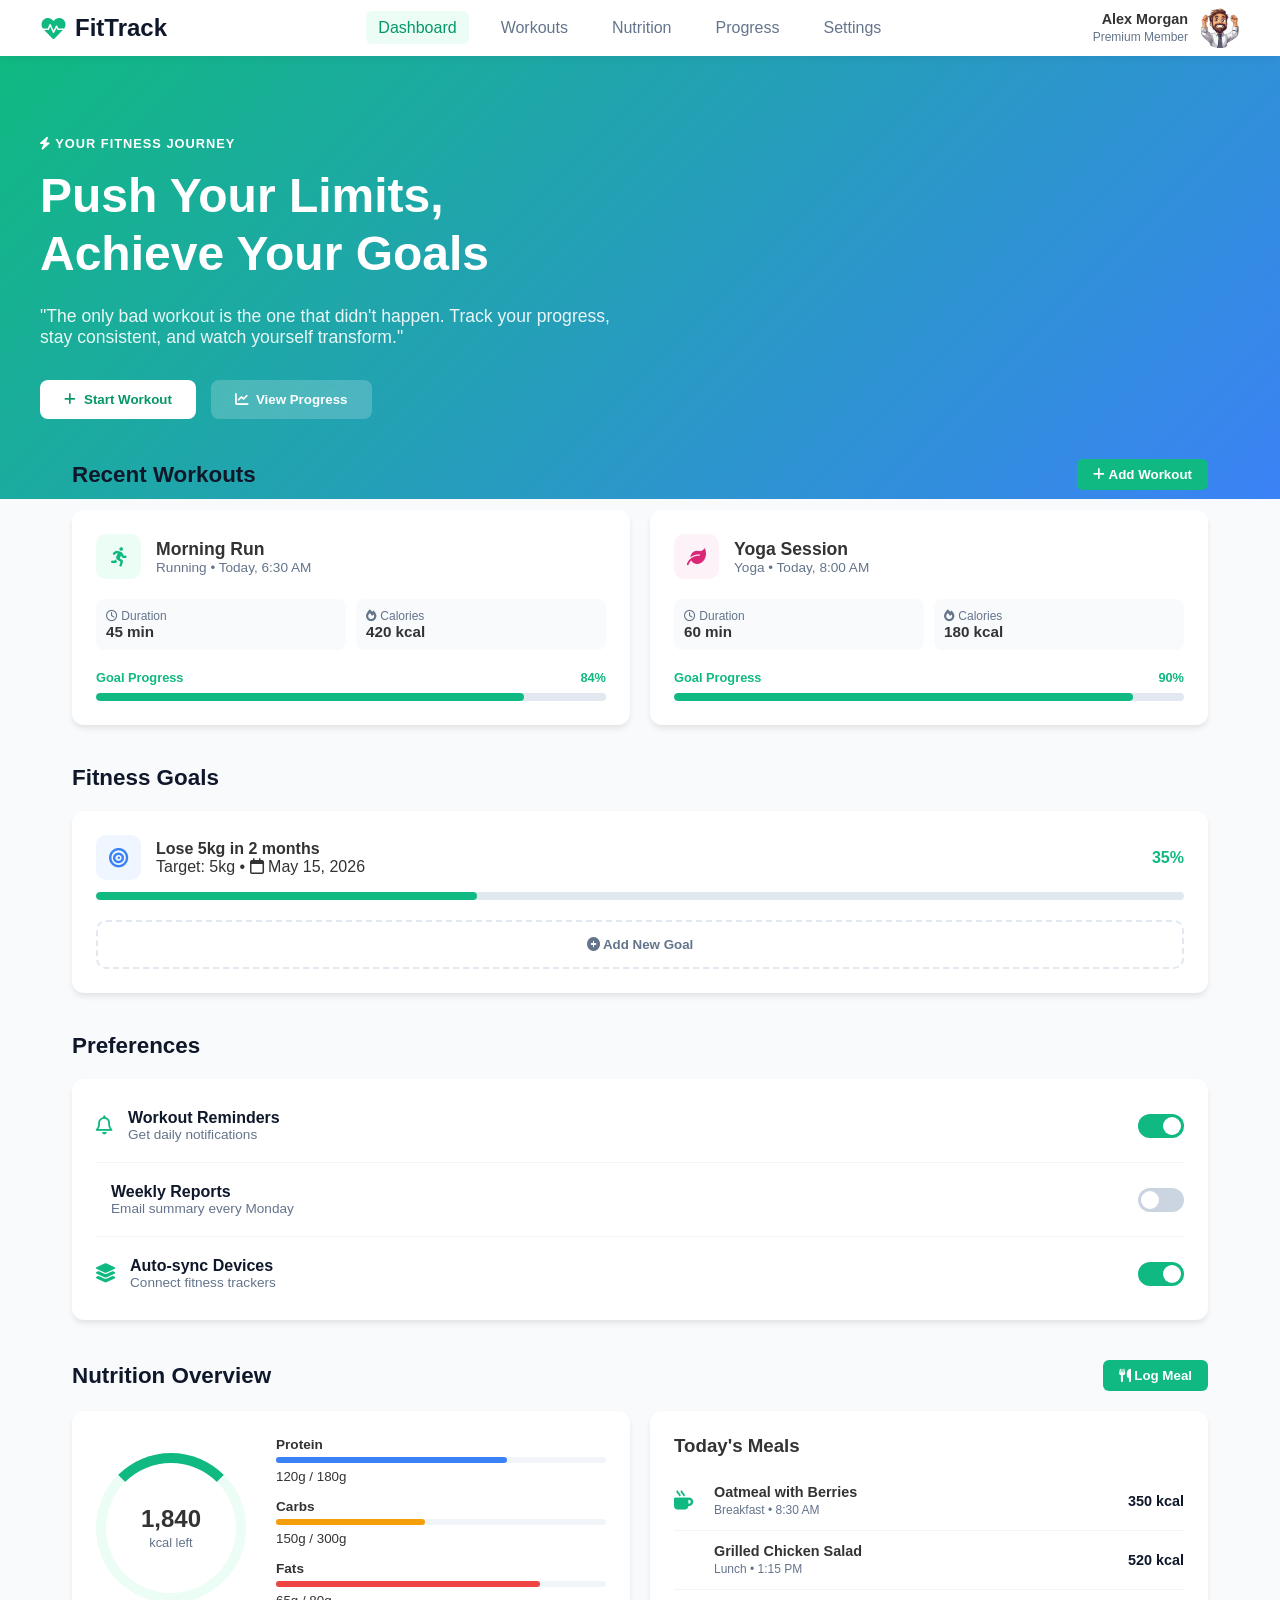
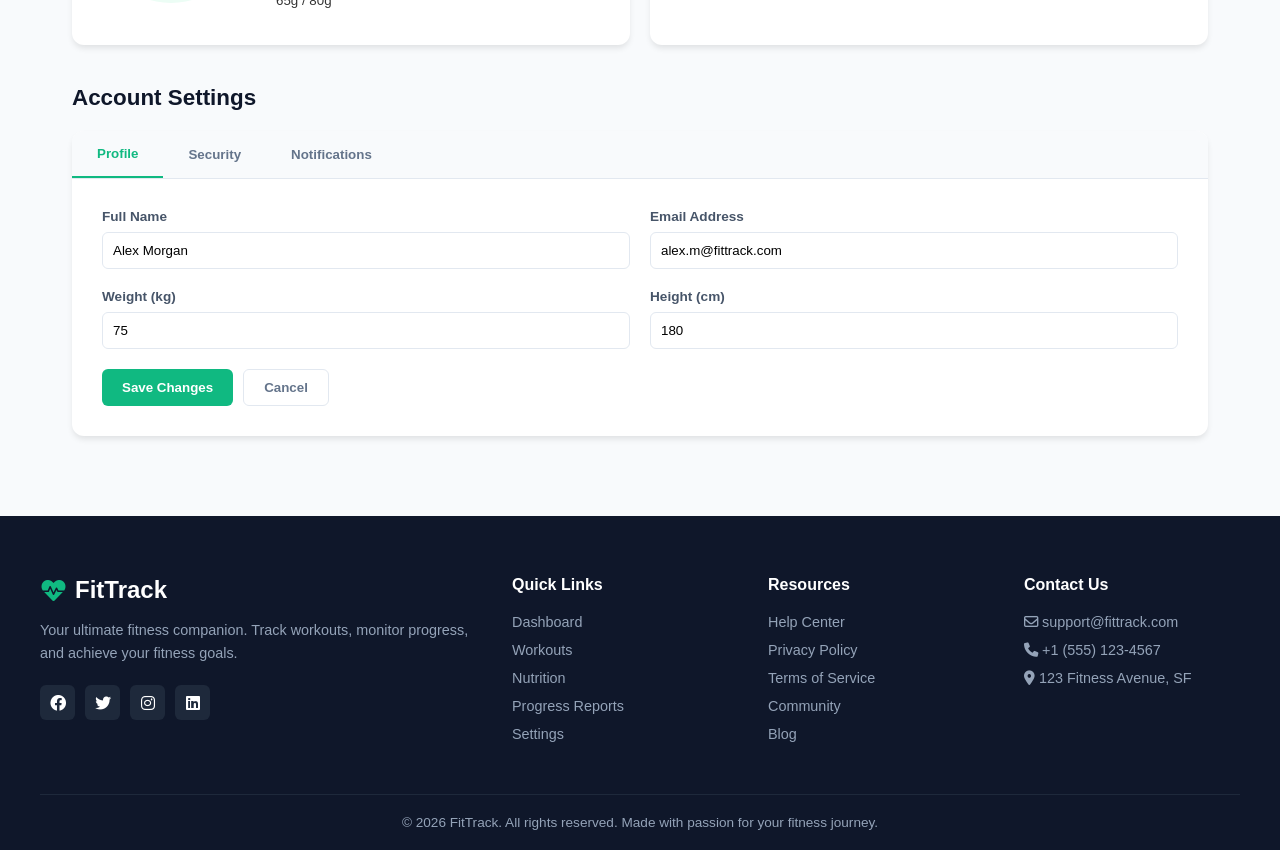
<file: index.html>
<!DOCTYPE html>
<html lang="en">
<head>
    <meta charset="UTF-8">
    <meta name="viewport" content="width=device-width, initial-scale=1.0">
    <title>FitTrack - Smart Fitness Dashboard</title>
    <link rel="stylesheet" href="style.css">
    <link rel="stylesheet" href="https://cdnjs.cloudflare.com/ajax/libs/font-awesome/6.0.0/css/all.min.css">
</head>
<body>

    <header class="main-header">
        <nav class="navbar">
            <div class="logo">
                <i class="fa-solid fa-heart-pulse"></i> FitTrack
            </div>
            <ul class="nav-links">
                <li><a href="index.html" class="active">Dashboard</a></li>
                <li><a href="index.html#workouts">Workouts</a></li>
                <li><a href="nutrition.html">Nutrition</a></li>
                <li><a href="progress.html">Progress</a></li>
                <li><a href="settings.html">Settings</a></li>
            </ul>
            <div class="user-profile">
                <div class="user-info">
                    <span class="user-name">Alex Morgan</span>
                    <span class="user-status">Premium Member</span>
                </div>
                <img src="img.webp" alt="User Profile" class="profile-pic">
            </div>
        </nav>
    </header>

    <section class="hero-section">
        <div class="hero-content">
            <p class="sub-tag"><i class="fa-solid fa-bolt"></i> YOUR FITNESS JOURNEY</p>
            <h1>Push Your Limits,<br>Achieve Your Goals</h1>
            <p class="quote">"The only bad workout is the one that didn't happen. Track your progress, stay consistent, and watch yourself transform."</p>
            <div class="hero-btns">
                <button class="btn btn-primary"><i class="fa-solid fa-plus"></i> Start Workout</button>
                <button class="btn btn-secondary"><i class="fa-solid fa-chart-line"></i> View Progress</button>
            </div>
        </div>
    </section>
    <main class="dashboard-container">
    <div class="section-header">
        <h2>Recent Workouts</h2>
        <button class="add-btn"><i class="fa-solid fa-plus"></i> Add Workout</button>
    </div>

    <div class="workout-grid">
        <div class="workout-card">
            <div class="card-top">
                <div class="icon-box run-icon"><i class="fa-solid fa-person-running"></i></div>
                <div class="card-title">
                    <h3>Morning Run</h3>
                    <p>Running • Today, 6:30 AM</p>
                </div>
            </div>
            <div class="card-stats">
                <div class="stat">
                    <span><i class="fa-regular fa-clock"></i> Duration</span>
                    <strong>45 min</strong>
                </div>
                <div class="stat">
                    <span><i class="fa-solid fa-fire"></i> Calories</span>
                    <strong>420 kcal</strong>
                </div>
            </div>
            <div class="progress-container">
                <div class="progress-label"><span>Goal Progress</span> <span>84%</span></div>
                <div class="progress-bar"><div class="progress-fill" style="width: 84%;"></div></div>
            </div>
        </div>

        <div class="workout-card">
            <div class="card-top">
                <div class="icon-box yoga-icon"><i class="fa-solid fa-leaf"></i></div>
                <div class="card-title">
                    <h3>Yoga Session</h3>
                    <p>Yoga • Today, 8:00 AM</p>
                </div>
            </div>
            <div class="card-stats">
                <div class="stat">
                    <span><i class="fa-regular fa-clock"></i> Duration</span>
                    <strong>60 min</strong>
                </div>
                <div class="stat">
                    <span><i class="fa-solid fa-fire"></i> Calories</span>
                    <strong>180 kcal</strong>
                </div>
            </div>
            <div class="progress-container">
                <div class="progress-label"><span>Goal Progress</span> <span>90%</span></div>
                <div class="progress-bar"><div class="progress-fill" style="width: 90%;"></div></div>
            </div>
        </div>
    </div>

    <div class="section-header" style="margin-top: 40px;">
        <h2>Fitness Goals</h2>
    </div>
    
    <div class="goals-container">
        <div class="goal-item">
            <div class="goal-info">
                <div class="icon-box goal-icon"><i class="fa-solid fa-bullseye"></i></div>
                <div>
                    <h3>Lose 5kg in 2 months</h3>
                    <p>Target: 5kg • <i class="fa-regular fa-calendar"></i> May 15, 2026</p>
                </div>
                <span class="goal-perc">35%</span>
            </div>
            <div class="progress-bar"><div class="progress-fill" style="width: 35%;"></div></div>
        </div>

        <button class="add-goal-dashed">
            <i class="fa-solid fa-circle-plus"></i> Add New Goal
        </button>
    </div>
    
</main>

<section class="preferences-section">
        <div class="section-header">
            <h2>Preferences</h2>
        </div>
        <div class="preferences-container">
            <div class="pref-item">
                <div class="pref-info">
                    <div class="icon-circle"><i class="fa-regular fa-bell"></i></div>
                    <div>
                        <h4>Workout Reminders</h4>
                        <p>Get daily notifications</p>
                    </div>
                </div>
                <label class="switch">
                    <input type="checkbox" checked>
                    <span class="slider round"></span>
                </label>
            </div>

            <div class="pref-item">
                <div class="pref-info">
                    <div class="icon-circle"><i class="fa-regular fa-calendar-lines"></i></div>
                    <div>
                        <h4>Weekly Reports</h4>
                        <p>Email summary every Monday</p>
                    </div>
                </div>
                <label class="switch">
                    <input type="checkbox">
                    <span class="slider round"></span>
                </label>
            </div>

            <div class="pref-item">
                <div class="pref-info">
                    <div class="icon-circle"><i class="fa-solid fa-layer-group"></i></div>
                    <div>
                        <h4>Auto-sync Devices</h4>
                        <p>Connect fitness trackers</p>
                    </div>
                </div>
                <label class="switch">
                    <input type="checkbox" checked>
                    <span class="slider round"></span>
                </label>
            </div>
        </div>
    </section>
    <section id="nutrition" class="dashboard-container" style="margin-top: 40px;">
    <div class="section-header">
        <h2>Nutrition Overview</h2>
        <button class="add-btn"><i class="fa-solid fa-utensils"></i> Log Meal</button>
    </div>

    <div class="nutrition-grid">
        <div class="nutrition-card main-stats">
            <div class="calorie-ring">
                <div class="ring-content">
                    <strong>1,840</strong>
                    <span>kcal left</span>
                </div>
            </div>
            <div class="macro-breakdown">
                <div class="macro">
                    <span>Protein</span>
                    <div class="macro-bar"><div class="fill protein" style="width: 70%;"></div></div>
                    <small>120g / 180g</small>
                </div>
                <div class="macro">
                    <span>Carbs</span>
                    <div class="macro-bar"><div class="fill carbs" style="width: 45%;"></div></div>
                    <small>150g / 300g</small>
                </div>
                <div class="macro">
                    <span>Fats</span>
                    <div class="macro-bar"><div class="fill fats" style="width: 80%;"></div></div>
                    <small>65g / 80g</small>
                </div>
            </div>
        </div>

        <div class="nutrition-card">
            <h3>Today's Meals</h3>
            <ul class="meal-list">
                <li>
                    <div class="meal-icon"><i class="fa-solid fa-mug-hot"></i></div>
                    <div class="meal-info">
                        <strong>Oatmeal with Berries</strong>
                        <span>Breakfast • 8:30 AM</span>
                    </div>
                    <div class="meal-cal">350 kcal</div>
                </li>
                <li>
                    <div class="meal-icon"><i class="fa-solid fa-bowl-food"></i></div>
                    <div class="meal-info">
                        <strong>Grilled Chicken Salad</strong>
                        <span>Lunch • 1:15 PM</span>
                    </div>
                    <div class="meal-cal">520 kcal</div>
                </li>
            </ul>
        </div>
    </div>
</section>

<section id="settings" class="dashboard-container" style="margin-top: 40px;">
    <div class="section-header">
        <h2>Account Settings</h2>
    </div>

    <div class="settings-card">
        <div class="settings-tabs">
            <button class="tab-btn active">Profile</button>
            <button class="tab-btn">Security</button>
            <button class="tab-btn">Notifications</button>
        </div>

        <div class="settings-form">
            <div class="form-row">
                <div class="form-group">
                    <label>Full Name</label>
                    <input type="text" value="Alex Morgan">
                </div>
                <div class="form-group">
                    <label>Email Address</label>
                    <input type="email" value="alex.m@fittrack.com">
                </div>
            </div>
            <div class="form-row">
                <div class="form-group">
                    <label>Weight (kg)</label>
                    <input type="number" value="75">
                </div>
                <div class="form-group">
                    <label>Height (cm)</label>
                    <input type="number" value="180">
                </div>
            </div>
            <div class="form-actions">
                <button class="btn-save">Save Changes</button>
                <button class="btn-outline">Cancel</button>
            </div>
        </div>
    </div>
</section>
    <footer class="main-footer">
        <div class="footer-grid">
            <div class="footer-brand">
                <div class="logo white"><i class="fa-solid fa-heart-pulse"></i> FitTrack</div>
                <p>Your ultimate fitness companion. Track workouts, monitor progress, and achieve your fitness goals.</p>
                <div class="social-icons">
                    <a href="#"><i class="fa-brands fa-facebook"></i></a>
                    <a href="#"><i class="fa-brands fa-twitter"></i></a>
                    <a href="#"><i class="fa-brands fa-instagram"></i></a>
                    <a href="#"><i class="fa-brands fa-linkedin"></i></a>
                </div>
            </div>
            
            <div class="footer-links">
                <h3>Quick Links</h3>
                <ul>
                    <li><a href="#">Dashboard</a></li>
                    <li><a href="#">Workouts</a></li>
                    <li><a href="#">Nutrition</a></li>
                    <li><a href="#">Progress Reports</a></li>
                    <li><a href="#">Settings</a></li>
                </ul>
            </div>

            <div class="footer-links">
                <h3>Resources</h3>
                <ul>
                    <li><a href="#">Help Center</a></li>
                    <li><a href="#">Privacy Policy</a></li>
                    <li><a href="#">Terms of Service</a></li>
                    <li><a href="#">Community</a></li>
                    <li><a href="#">Blog</a></li>
                </ul>
            </div>

            <div class="footer-links">
                <h3>Contact Us</h3>
                <ul>
                    <li><i class="fa-regular fa-envelope"></i> support@fittrack.com</li>
                    <li><i class="fa-solid fa-phone"></i> +1 (555) 123-4567</li>
                    <li><i class="fa-solid fa-location-dot"></i> 123 Fitness Avenue, SF</li>
                </ul>
            </div>
        </div>
        <div class="footer-bottom">
            <p>© 2026 FitTrack. All rights reserved. Made with passion for your fitness journey.</p>
        </div>
    </footer>
</body>

</html>
</file>
<file: style.css>
/* Base Styles */
* {
    margin: 0;
    padding: 0;
    box-sizing: border-box;
    font-family: 'Segoe UI', Tahoma, Geneva, Verdana, sans-serif;
}

body {
    background-color: #f8fafc;
    color: #333;
}

/* Sticky Header */
.main-header {
    background: #fff;
    padding: 0.5rem 2rem;
    position: sticky;
    top: 0;
    z-index: 1000;
    box-shadow: 0 2px 10px rgba(0,0,0,0.05);
}

.navbar {
    display: flex;
    justify-content: space-between;
    align-items: center;
    max-width: 1200px;
    margin: 0 auto;
}

.logo {
    font-size: 1.5rem;
    font-weight: bold;
    color: #0f172a;
    display: flex;
    align-items: center;
    gap: 8px;
}

.logo i {
    color: #10b981;
}

.nav-links {
    display: flex;
    list-style: none;
    gap: 20px;
}

.nav-links a {
    text-decoration: none;
    color: #64748b;
    font-weight: 500;
    padding: 8px 12px;
    border-radius: 6px;
    transition: 0.3s;
}

.nav-links a.active, .nav-links a:hover {
    background: #ecfdf5;
    color: #059669;
}

.user-profile {
    display: flex;
    align-items: center;
    gap: 12px;
}

.user-info {
    text-align: right;
}

.user-name {
    display: block;
    font-weight: 600;
    font-size: 0.9rem;
}

.user-status {
    font-size: 0.75rem;
    color: #64748b;
}

.profile-pic {
    width: 40px;
    height: 40px;
    border-radius: 50%;
    background: #10b981;
}

/* Hero Section */
.hero-section {
    background: linear-gradient(135deg, #10b981 0%, #3b82f6 100%);
    padding: 80px 2rem;
    color: white;
}

.hero-content {
    max-width: 1200px;
    margin: 0 auto;
}

.sub-tag {
    font-size: 0.8rem;
    font-weight: bold;
    letter-spacing: 1px;
    margin-bottom: 1rem;
}

.hero-content h1 {
    font-size: 3rem;
    line-height: 1.2;
    margin-bottom: 1.5rem;
}

.quote {
    font-size: 1.1rem;
    max-width: 600px;
    margin-bottom: 2rem;
    opacity: 0.9;
}

.hero-btns {
    display: flex;
    gap: 15px;
}

.btn {
    padding: 12px 24px;
    border-radius: 8px;
    font-weight: 600;
    cursor: pointer;
    border: none;
    display: flex;
    align-items: center;
    gap: 8px;
    transition: 0.3s;
}

.btn-primary {
    background: white;
    color: #059669;
}

.btn-secondary {
    background: rgba(255, 255, 255, 0.2);
    color: white;
    backdrop-filter: blur(5px);
}

.btn:hover {
    transform: translateY(-2px);
    box-shadow: 0 4px 12px rgba(0,0,0,0.1);
}
/* Dashboard Container */
.dashboard-container {
    max-width: 1200px;
    margin: -40px auto 40px; /* Overlaps hero slightly */
    padding: 0 2rem;
}

.section-header {
    display: flex;
    justify-content: space-between;
    align-items: center;
    margin-bottom: 20px;
}

.section-header h2 {
    font-size: 1.4rem;
    color: #0f172a;
}

.add-btn {
    background: #10b981;
    color: white;
    border: none;
    padding: 8px 16px;
    border-radius: 6px;
    font-weight: 600;
    cursor: pointer;
}

/* Workout Grid */
.workout-grid {
    display: grid;
    grid-template-columns: repeat(auto-fit, minmax(300px, 1fr));
    gap: 20px;
}

.workout-card {
    background: white;
    padding: 24px;
    border-radius: 12px;
    box-shadow: 0 4px 6px -1px rgba(0, 0, 0, 0.1);
}

.card-top {
    display: flex;
    align-items: center;
    gap: 15px;
    margin-bottom: 20px;
}

.icon-box {
    width: 45px;
    height: 45px;
    border-radius: 10px;
    display: flex;
    align-items: center;
    justify-content: center;
    font-size: 1.2rem;
}

.run-icon { background: #ecfdf5; color: #10b981; }
.yoga-icon { background: #fdf2f8; color: #db2777; }
.goal-icon { background: #eff6ff; color: #3b82f6; }

.card-title h3 { font-size: 1.1rem; }
.card-title p { font-size: 0.85rem; color: #64748b; }

.card-stats {
    display: grid;
    grid-template-columns: 1fr 1fr;
    gap: 10px;
    margin-bottom: 20px;
}

.stat {
    background: #f8fafc;
    padding: 10px;
    border-radius: 8px;
    display: flex;
    flex-direction: column;
}

.stat span { font-size: 0.75rem; color: #64748b; }
.stat strong { font-size: 0.95rem; }

/* Progress Bars */
.progress-container { margin-top: 10px; }
.progress-label {
    display: flex;
    justify-content: space-between;
    font-size: 0.8rem;
    font-weight: 600;
    margin-bottom: 8px;
    color: #10b981;
}

.progress-bar {
    width: 100%;
    height: 8px;
    background: #e2e8f0;
    border-radius: 10px;
    overflow: hidden;
}

.progress-fill {
    height: 100%;
    background: #10b981;
    border-radius: 10px;
}

/* Fitness Goals */
.goals-container {
    background: white;
    padding: 24px;
    border-radius: 12px;
    box-shadow: 0 4px 6px -1px rgba(0, 0, 0, 0.1);
}

.goal-item { margin-bottom: 20px; }
.goal-info {
    display: flex;
    align-items: center;
    gap: 15px;
    margin-bottom: 12px;
}

.goal-info h3 { font-size: 1rem; }
.goal-perc { margin-left: auto; font-weight: bold; color: #10b981; }

.add-goal-dashed {
    width: 100%;
    padding: 15px;
    border: 2px dashed #e2e8f0;
    border-radius: 10px;
    background: transparent;
    color: #64748b;
    font-weight: 600;
    cursor: pointer;
    transition: 0.3s;
}

.add-goal-dashed:hover {
    background: #f8fafc;
    border-color: #cbd5e1;
}
/* Preferences Section */
.preferences-section {
    max-width: 1200px;
    margin: 40px auto;
    padding: 0 2rem;
}

.preferences-container {
    background: white;
    padding: 10px 24px;
    border-radius: 12px;
    box-shadow: 0 4px 6px -1px rgba(0, 0, 0, 0.1);
}

.pref-item {
    display: flex;
    justify-content: space-between;
    align-items: center;
    padding: 20px 0;
    border-bottom: 1px solid #f1f5f9;
}

.pref-item:last-child { border-bottom: none; }

.pref-info {
    display: flex;
    align-items: center;
    gap: 15px;
}

.icon-circle {
    font-size: 1.2rem;
    color: #10b981;
}

.pref-info h4 { font-size: 1rem; color: #0f172a; }
.pref-info p { font-size: 0.85rem; color: #64748b; }

/* Custom Toggle Switch */
.switch {
    position: relative;
    display: inline-block;
    width: 46px;
    height: 24px;
}

.switch input { opacity: 0; width: 0; height: 0; }

.slider {
    position: absolute;
    cursor: pointer;
    top: 0; left: 0; right: 0; bottom: 0;
    background-color: #cbd5e1;
    transition: .4s;
}

.slider:before {
    position: absolute;
    content: "";
    height: 18px; width: 18px;
    left: 3px; bottom: 3px;
    background-color: white;
    transition: .4s;
}

input:checked + .slider { background-color: #10b981; }
input:checked + .slider:before { transform: translateX(22px); }
.slider.round { border-radius: 34px; }
.slider.round:before { border-radius: 50%; }

/* Footer */
.main-footer {
    background: #0f172a;
    color: #94a3b8;
    padding: 60px 2rem 20px;
    margin-top: 80px;
}

.footer-grid {
    max-width: 1200px;
    margin: 0 auto;
    display: grid;
    grid-template-columns: 2fr 1fr 1fr 1fr;
    gap: 40px;
}

.logo.white { color: white; margin-bottom: 15px; }

.footer-brand p { font-size: 0.9rem; line-height: 1.6; margin-bottom: 20px; }

.social-icons { display: flex; gap: 10px; }
.social-icons a {
    width: 35px; height: 35px;
    background: #1e293b;
    display: flex; align-items: center; justify-content: center;
    border-radius: 6px; color: white; text-decoration: none;
    transition: 0.3s;
}

.social-icons a:hover { background: #10b981; }

.footer-links h3 { color: white; font-size: 1rem; margin-bottom: 20px; }

.footer-links ul { list-style: none; }
.footer-links li { margin-bottom: 12px; font-size: 0.9rem; }

.footer-links a { color: #94a3b8; text-decoration: none; transition: 0.3s; }
.footer-links a:hover { color: #10b981; }

.footer-bottom {
    max-width: 1200px;
    margin: 40px auto 0;
    padding-top: 20px;
    border-top: 1px solid #1e293b;
    text-align: center;
    font-size: 0.85rem;
}
/* Progress Page Specifics */
.date-filter {
    background: white;
    padding: 8px 15px;
    border-radius: 8px;
    font-size: 0.9rem;
    color: #64748b;
    display: flex;
    align-items: center;
    gap: 10px;
    border: 1px solid #e2e8f0;
}

.progress-grid {
    display: grid;
    grid-template-columns: 1fr 1fr;
    gap: 20px;
    margin-bottom: 40px;
}

.chart-card {
    background: white;
    padding: 24px;
    border-radius: 12px;
    box-shadow: 0 4px 6px -1px rgba(0, 0, 0, 0.1);
}

.chart-card h3 { font-size: 1.1rem; margin-bottom: 20px; }

/* Simple CSS Bar Chart */
.bar-container {
    display: flex;
    align-items: flex-end;
    justify-content: space-between;
    height: 200px;
    padding-top: 20px;
}

.bar {
    width: 30px;
    background: #10b981;
    border-radius: 4px 4px 0 0;
    position: relative;
    transition: 0.3s;
}

.bar:hover { background: #059669; }

.bar::after {
    content: attr(data-day);
    position: absolute;
    bottom: -25px;
    left: 50%;
    transform: translateX(-50%);
    font-size: 0.75rem;
    color: #64748b;
}

/* Stats Summary for Calories */
.stats-summary {
    display: flex;
    gap: 30px;
    margin-bottom: 20px;
}

.stat-item p { font-size: 0.8rem; color: #64748b; }
.stat-item strong { font-size: 1.2rem; color: #0f172a; }

.line-chart-placeholder {
    height: 150px;
    display: flex;
    align-items: center;
}

.trend-line { width: 100%; height: 100px; }

/* Activity Table */
.table-container {
    background: white;
    padding: 24px;
    border-radius: 12px;
    box-shadow: 0 4px 6px -1px rgba(0, 0, 0, 0.1);
}

.progress-table {
    width: 100%;
    border-collapse: collapse;
    margin-top: 15px;
}

.progress-table th {
    text-align: left;
    padding: 12px;
    border-bottom: 2px solid #f1f5f9;
    color: #64748b;
    font-size: 0.9rem;
}

.progress-table td {
    padding: 15px 12px;
    border-bottom: 1px solid #f1f5f9;
    font-size: 0.9rem;
}

.badge {
    padding: 4px 10px;
    border-radius: 20px;
    font-size: 0.75rem;
    font-weight: 600;
}

.badge.completed {
    background: #ecfdf5;
    color: #059669;
}
/* Nutrition Section */
.nutrition-grid {
    display: grid;
    grid-template-columns: 1fr 1fr;
    gap: 20px;
}

.nutrition-card {
    background: white;
    padding: 24px;
    border-radius: 12px;
    box-shadow: 0 4px 6px -1px rgba(0, 0, 0, 0.1);
}

.main-stats {
    display: flex;
    align-items: center;
    gap: 30px;
}

.calorie-ring {
    width: 150px;
    height: 150px;
    border-radius: 50%;
    border: 10px solid #ecfdf5;
    border-top: 10px solid #10b981;
    display: flex;
    align-items: center;
    justify-content: center;
    text-align: center;
}

.ring-content strong { font-size: 1.5rem; display: block; }
.ring-content span { font-size: 0.8rem; color: #64748b; }

.macro-breakdown { flex-grow: 1; }
.macro { margin-bottom: 12px; }
.macro span { font-size: 0.85rem; font-weight: 600; }
.macro-bar { height: 6px; background: #f1f5f9; border-radius: 10px; margin: 4px 0; }
.fill { height: 100%; border-radius: 10px; }
.protein { background: #3b82f6; }
.carbs { background: #f59e0b; }
.fats { background: #ef4444; }

.meal-list { list-style: none; margin-top: 15px; }
.meal-list li {
    display: flex;
    align-items: center;
    padding: 12px 0;
    border-bottom: 1px solid #f1f5f9;
}

.meal-icon { width: 40px; color: #10b981; font-size: 1.2rem; }
.meal-info { flex-grow: 1; }
.meal-info strong { display: block; font-size: 0.9rem; }
.meal-info span { font-size: 0.75rem; color: #64748b; }
.meal-cal { font-weight: bold; color: #0f172a; font-size: 0.9rem; }
/* Settings Section */
.settings-card {
    background: white;
    border-radius: 12px;
    box-shadow: 0 4px 6px -1px rgba(0, 0, 0, 0.1);
    overflow: hidden;
}

.settings-tabs {
    display: flex;
    background: #f8fafc;
    border-bottom: 1px solid #e2e8f0;
}

.tab-btn {
    padding: 15px 25px;
    border: none;
    background: none;
    cursor: pointer;
    font-weight: 600;
    color: #64748b;
    transition: 0.3s;
}

.tab-btn.active {
    color: #10b981;
    border-bottom: 2px solid #10b981;
}

.settings-form { padding: 30px; }

.form-row {
    display: grid;
    grid-template-columns: 1fr 1fr;
    gap: 20px;
    margin-bottom: 20px;
}

.form-group label {
    display: block;
    font-size: 0.85rem;
    font-weight: 600;
    margin-bottom: 8px;
    color: #475569;
}

.form-group input {
    width: 100%;
    padding: 10px;
    border: 1px solid #e2e8f0;
    border-radius: 6px;
    outline: none;
}

.form-group input:focus { border-color: #10b981; }

.form-actions {
    display: flex;
    gap: 10px;
    margin-top: 10px;
}

.btn-save {
    background: #10b981;
    color: white;
    border: none;
    padding: 10px 20px;
    border-radius: 6px;
    font-weight: 600;
    cursor: pointer;
}

.btn-outline {
    background: white;
    color: #64748b;
    border: 1px solid #e2e8f0;
    padding: 10px 20px;
    border-radius: 6px;
    font-weight: 600;
    cursor: pointer;
}
</file>
